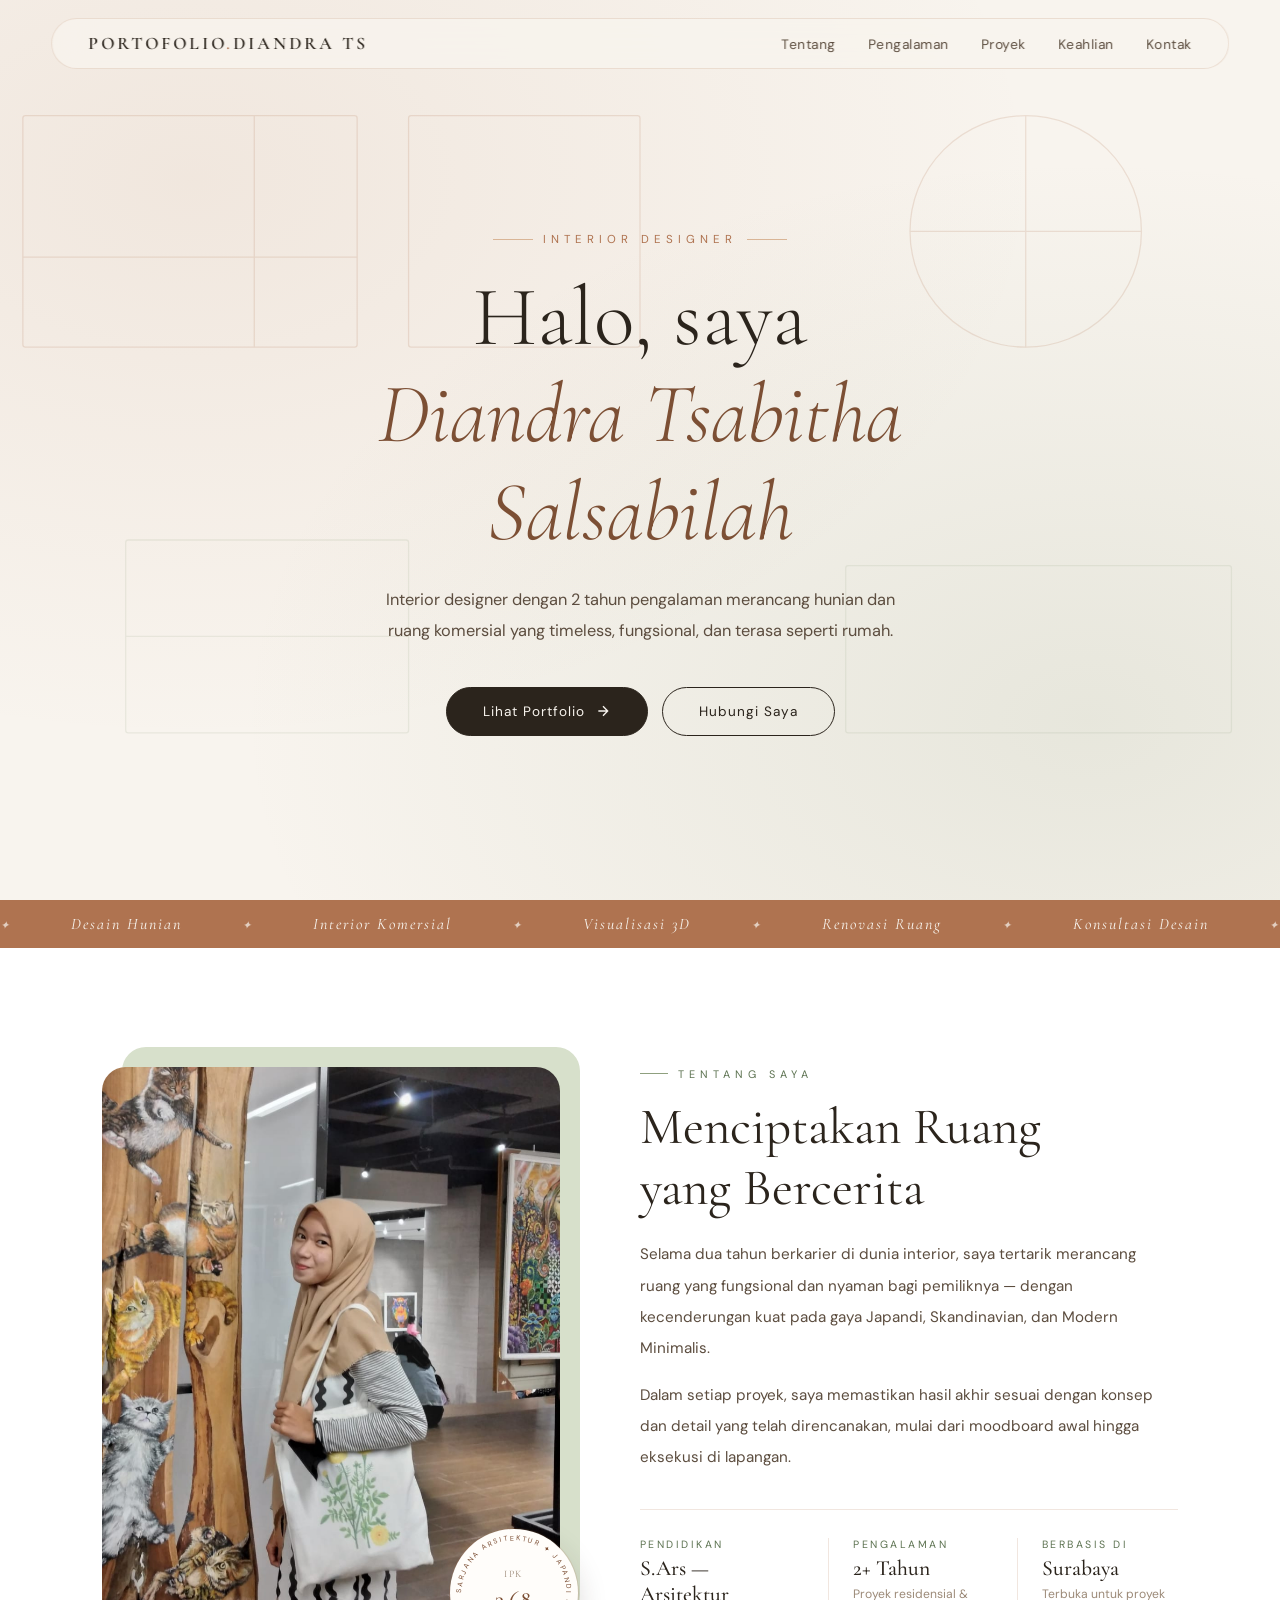
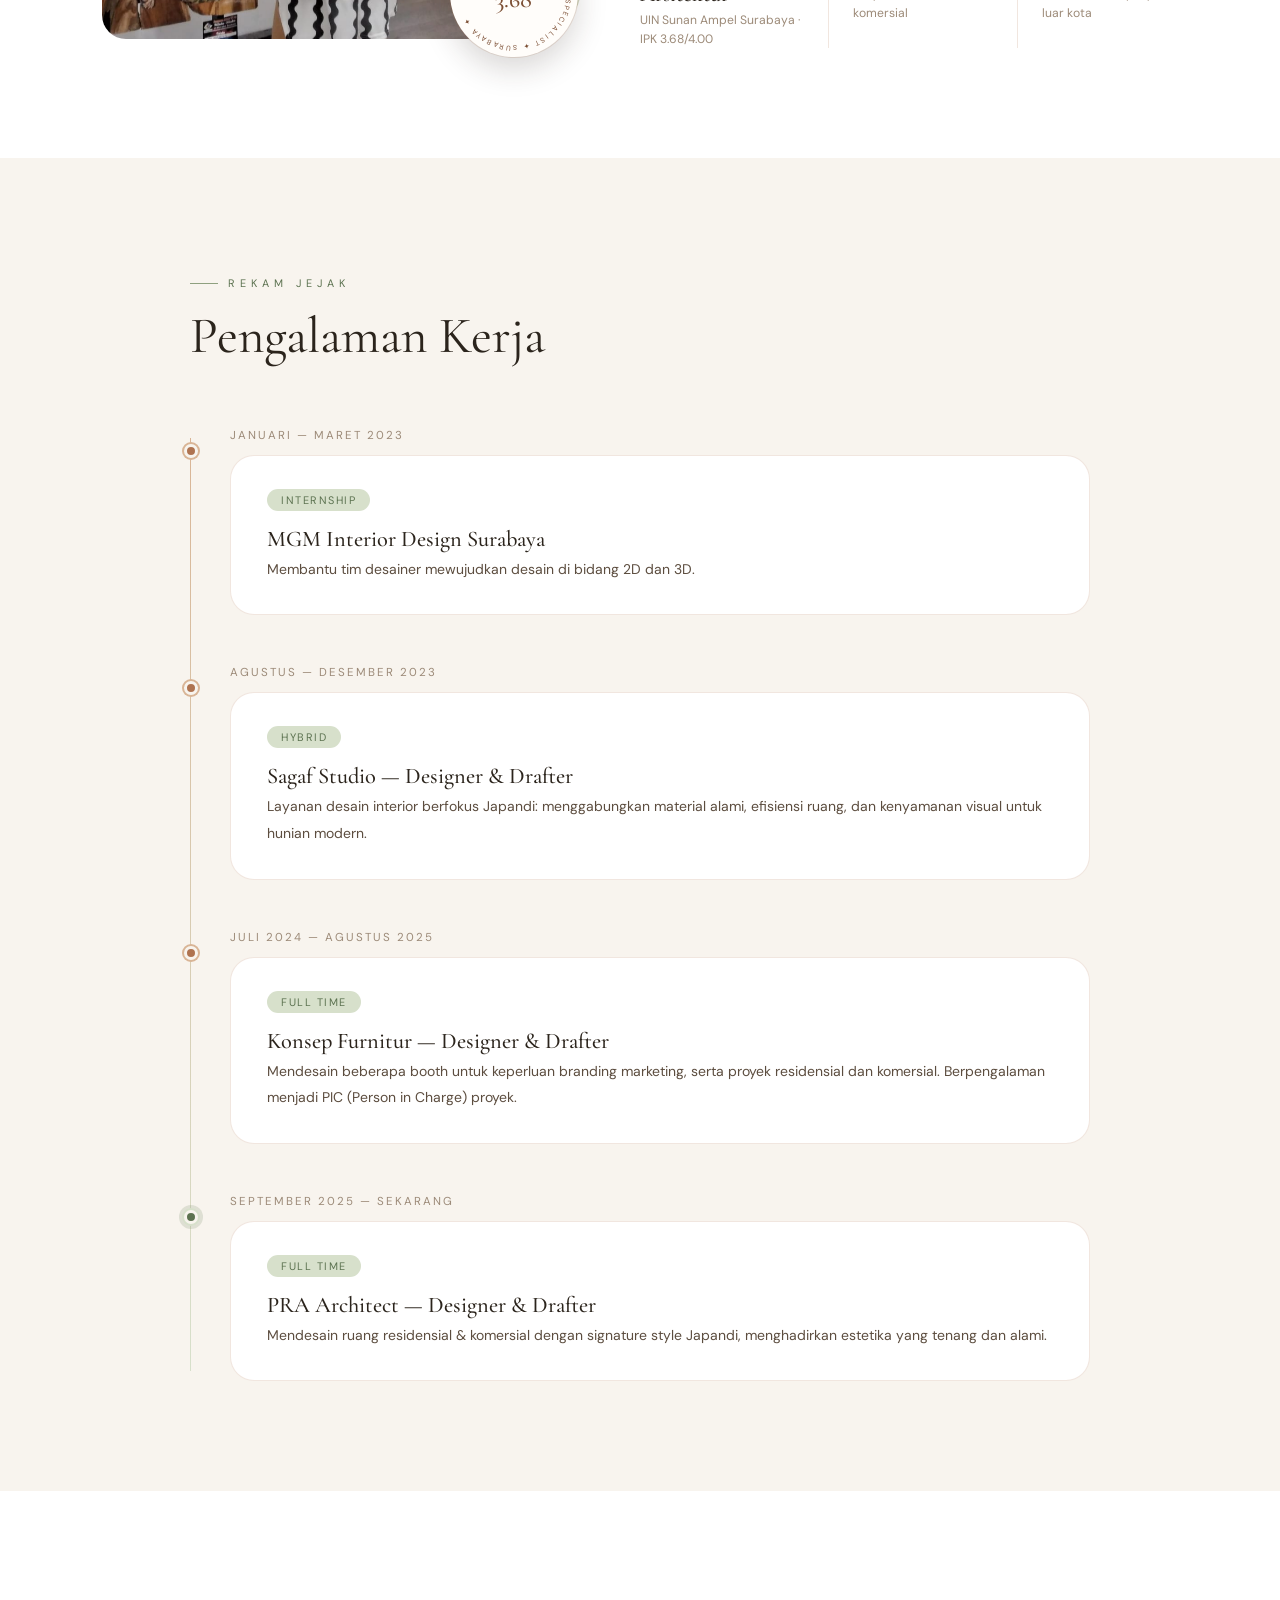
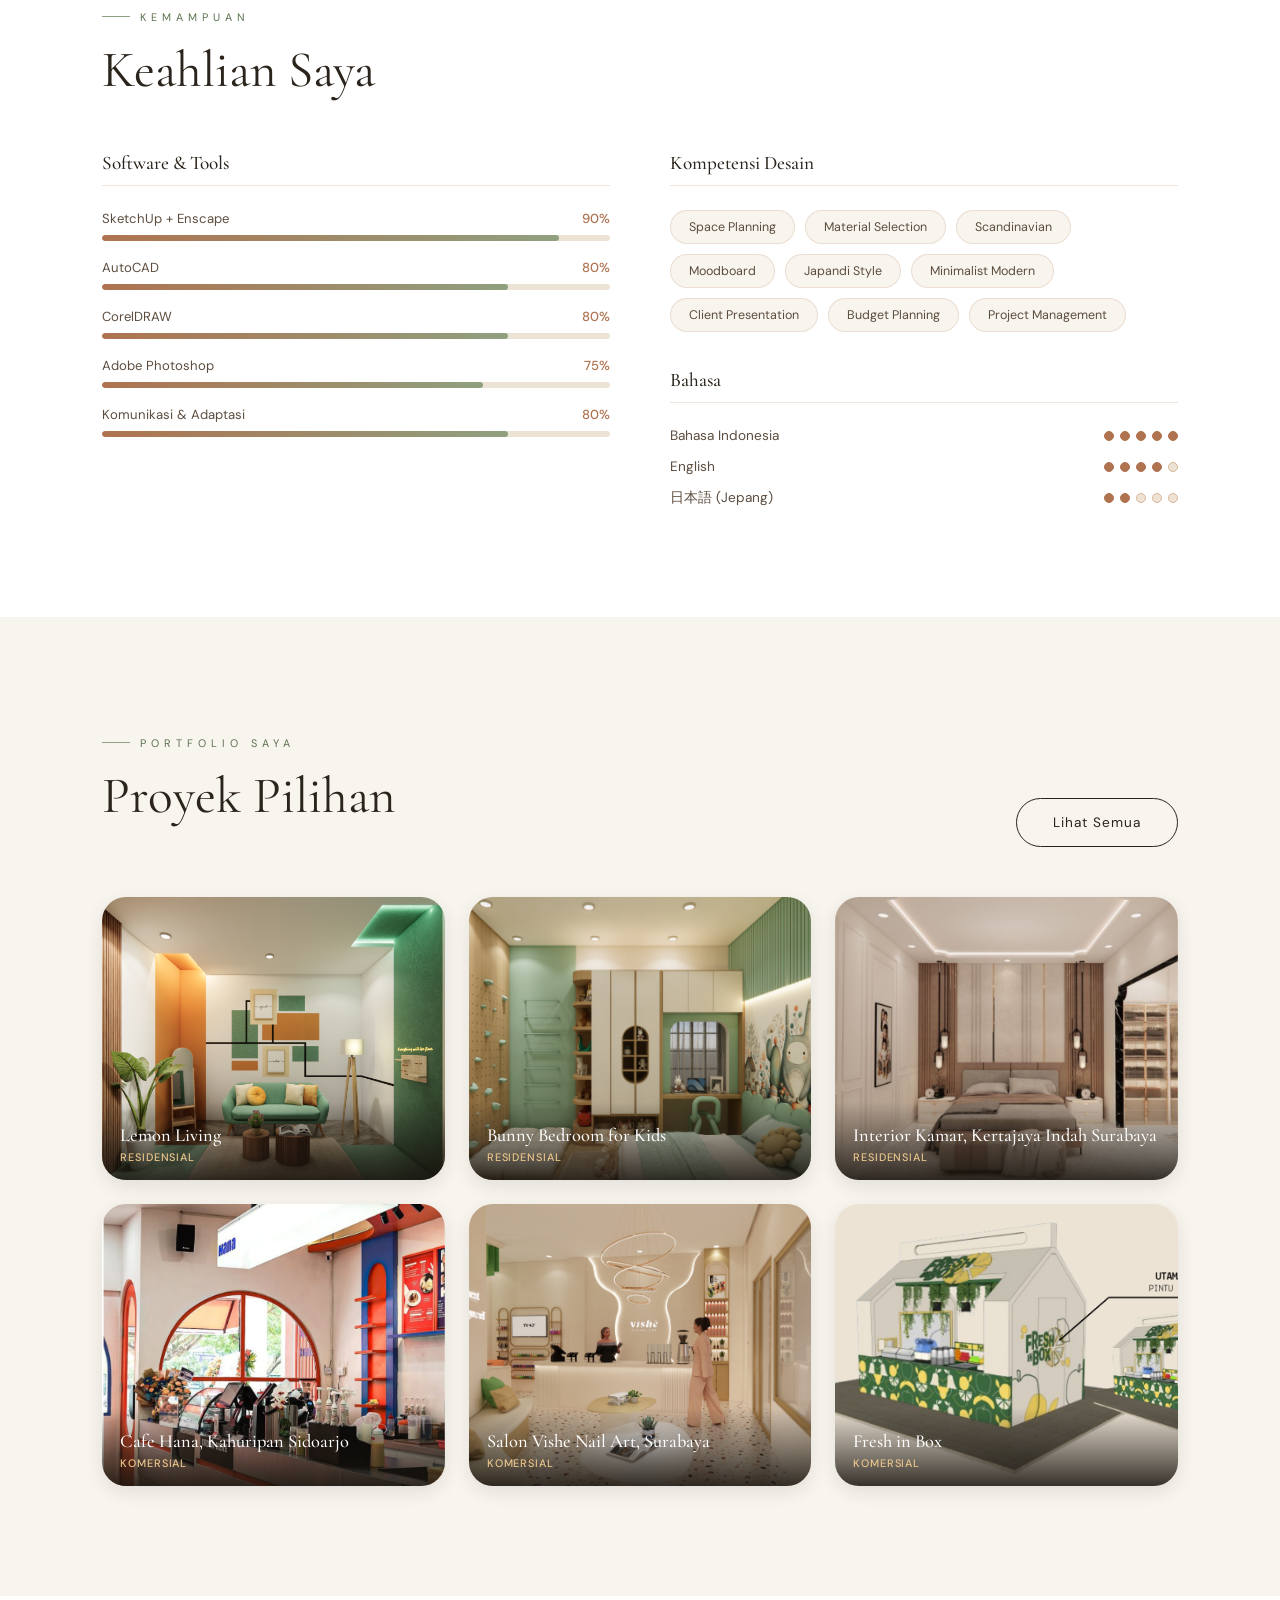
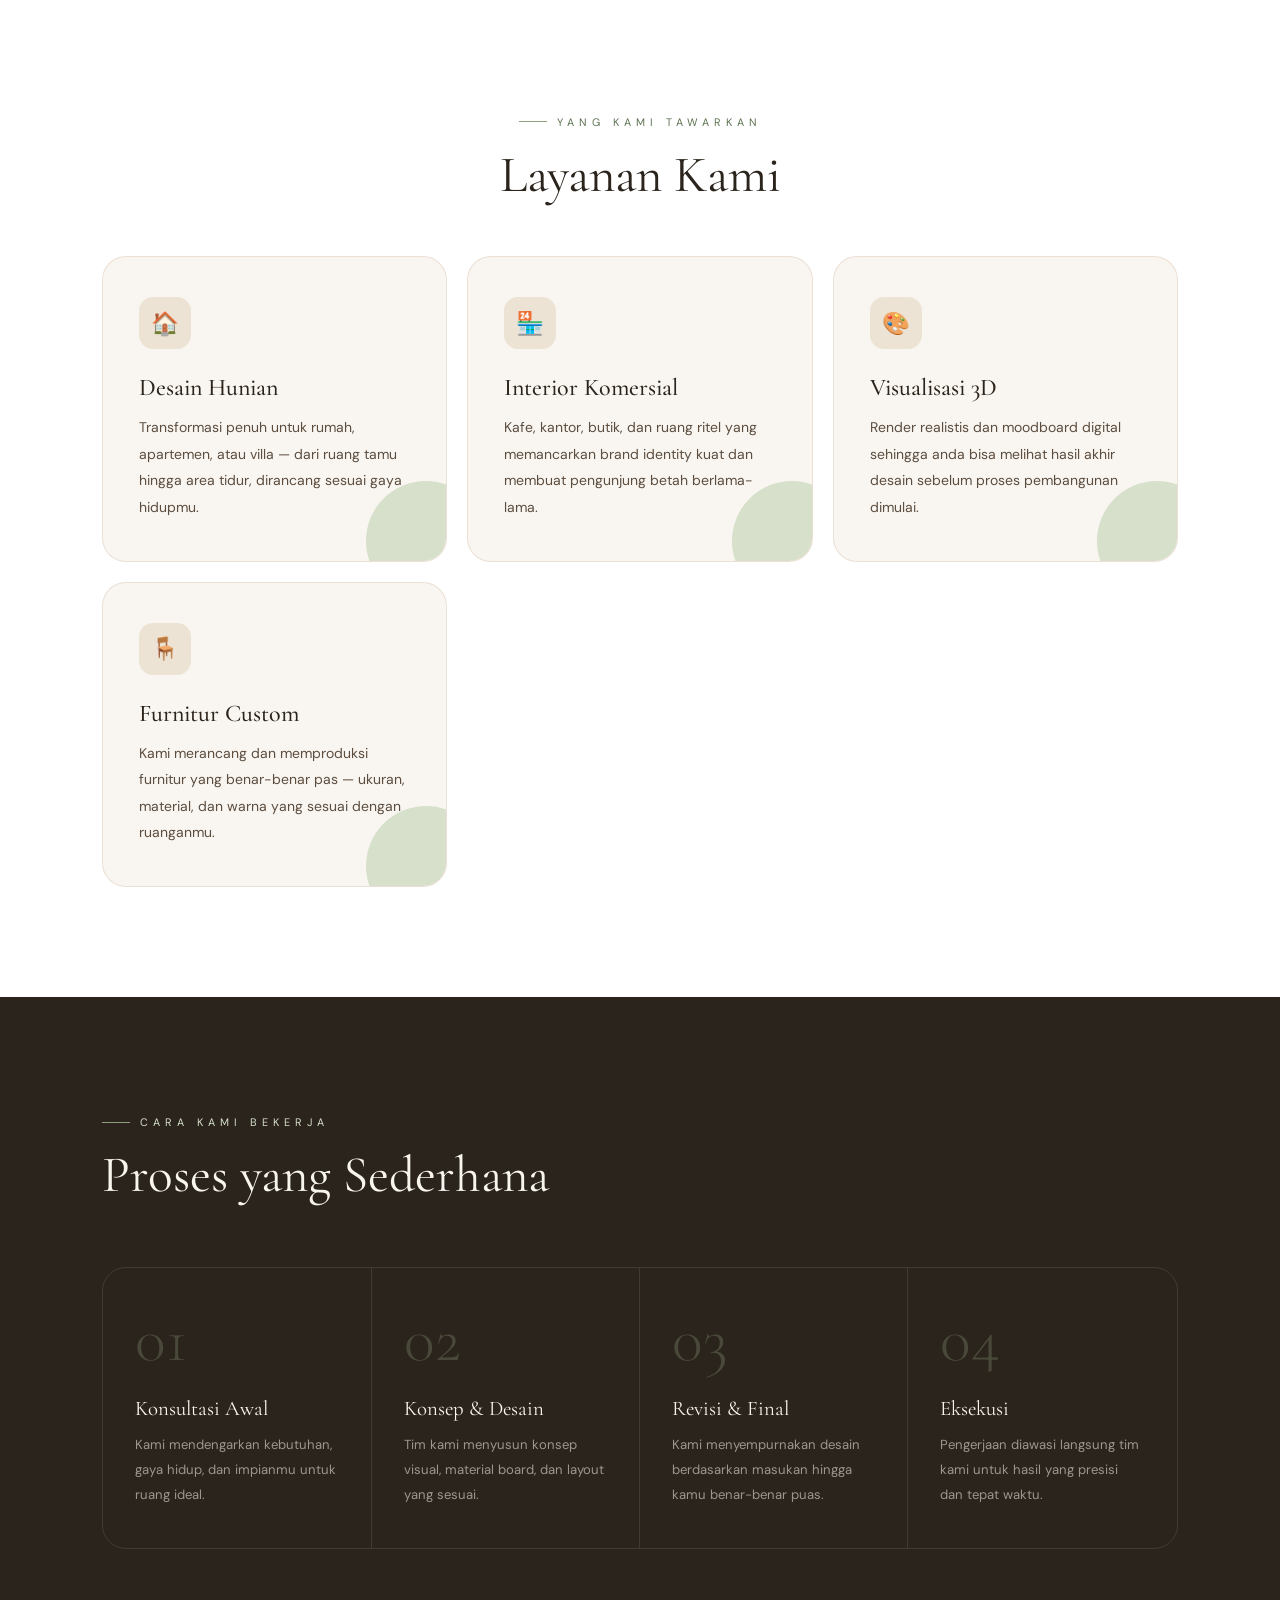
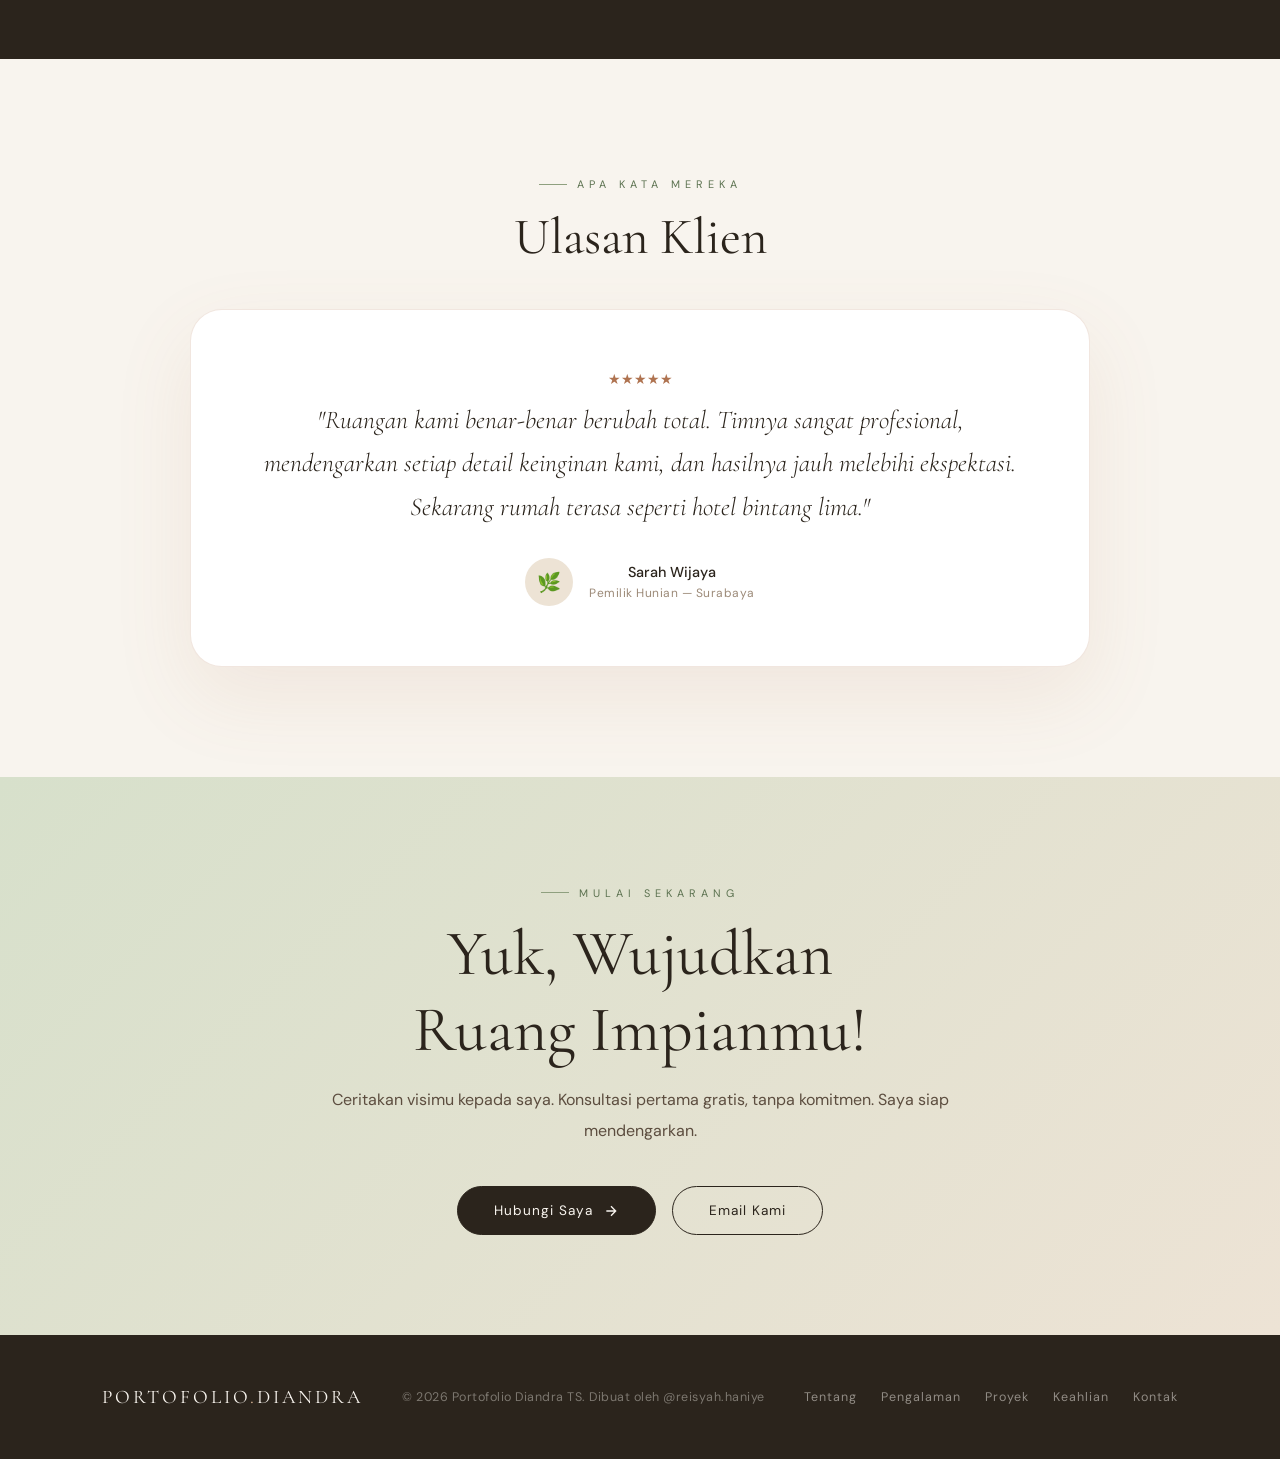
<file: index.html>
<!DOCTYPE html>
<html lang="id">
<head>
  <meta charset="UTF-8">
  <meta name="viewport" content="width=device-width, initial-scale=1.0, maximum-scale=1.0, user-scalable=no, viewport-fit=cover">
  <title>Portofolio — Diandra Tsabitha Salsabilah</title>
  <meta name="description" content="Diandra Tsabitha Salsabilah — Interior designer di Surabaya berfokus pada gaya Japandi, Skandinavian, dan Modern Minimalis.">
  <link rel="stylesheet" href="style.css">
  <link href="https://fonts.googleapis.com/css2?family=Cormorant+Garamond:ital,wght@0,300;0,400;0,500;0,600;1,300;1,400&family=DM+Sans:wght@300;400;500&display=swap" rel="stylesheet">
</head>
<body>

<nav class="navbar">
  <div class="logo">PORTOFOLIO<span>.</span>DIANDRA TS</div>
  <ul class="nav-links">
    <li><a href="#tentang">Tentang</a></li>
    <li><a href="#pengalaman">Pengalaman</a></li>
    <li><a href="#proyek">Proyek</a></li>
    <li><a href="#keahlian">Keahlian</a></li>
    <li><a href="#kontak">Kontak</a></li>
  </ul>
  <button class="nav-toggle" aria-label="Buka menu navigasi" aria-expanded="false">
    <span></span>
    <span></span>
    <span></span>
  </button>
</nav>

<section class="hero">
  <svg class="hero-blueprint" viewBox="0 0 1200 700" preserveAspectRatio="xMidYMid slice" xmlns="http://www.w3.org/2000/svg" aria-hidden="true">
    <g stroke="#af7350" stroke-width="1" fill="none" opacity="0.35">
      <rect x="120" y="90" width="260" height="180" rx="2"></rect>
      <rect x="420" y="90" width="180" height="180" rx="2"></rect>
      <line x1="120" y1="200" x2="380" y2="200"></line>
      <line x1="300" y1="90" x2="300" y2="270"></line>
      <circle cx="900" cy="180" r="90"></circle>
      <line x1="810" y1="180" x2="990" y2="180"></line>
      <line x1="900" y1="90" x2="900" y2="270"></line>
    </g>
    <g stroke="#8fa07f" stroke-width="1" fill="none" opacity="0.3">
      <rect x="200" y="420" width="220" height="150" rx="2"></rect>
      <rect x="760" y="440" width="300" height="130" rx="2"></rect>
      <line x1="200" y1="495" x2="420" y2="495"></line>
    </g>
  </svg>
  <div class="hero-content fade">
    <div class="hero-eyebrow">Interior Designer</div>
    <h1>
      Halo, saya <em> <br> Diandra Tsabitha Salsabilah</em> </br>
    </h1>
    <p>
      Interior designer dengan 2 tahun pengalaman merancang hunian dan ruang komersial
      yang timeless, fungsional, dan terasa seperti rumah.
    </p>
    <div style="display:flex;gap:14px;justify-content:center;flex-wrap:wrap;">
      <a href="#proyek" class="btn">
        Lihat Portfolio
        <svg viewBox="0 0 24 24" fill="none" stroke="currentColor" stroke-width="2"><path d="M5 12h14M12 5l7 7-7 7"/></svg>
      </a>
      <a href="#kontak" class="btn btn-outline">Hubungi Saya</a>
    </div>
  </div>
</section>

<div class="ticker-wrap">
  <div class="ticker">
    <span>Desain Hunian</span>
    <span>Interior Komersial</span>
    <span>Visualisasi 3D</span>
    <span>Renovasi Ruang</span>
    <span>Konsultasi Desain</span>
    <span>Furnitur Custom</span>
    <span>Desain Hunian</span>
    <span>Interior Komersial</span>
    <span>Visualisasi 3D</span>
    <span>Renovasi Ruang</span>
    <span>Konsultasi Desain</span>
    <span>Furnitur Custom</span>
  </div>
</div>

<section id="tentang" class="about-section">
  <div class="about-grid">

    <div class="about-visual fade">
      <img
        src="images/about.png"
        alt="Ruang Studio Interior"
        class="about-img-main"
        onerror="this.style.background='#ede3d5';this.removeAttribute('src')"
      >
      <div class="about-stamp" aria-hidden="true">
        <svg class="about-stamp-svg" viewBox="0 0 200 200">
          <path id="stampCircle" d="M 100,100 m -82,0 a 82,82 0 1,1 164,0 a 82,82 0 1,1 -164,0" fill="none"></path>
          <text font-size="11" letter-spacing="3">
            <textPath href="#stampCircle" startOffset="0%">SARJANA ARSITEKTUR ✦ JAPANDI SPECIALIST ✦ SURABAYA ✦ </textPath>
          </text>
        </svg>
        <div class="about-stamp-center">IPK<br><strong>3.68</strong></div>
      </div>
    </div>

    <div class="about-text fade fade-delay-1">
      <div class="section-label">Tentang Saya</div>
      <h2 class="section-title">Menciptakan Ruang<br>yang Bercerita</h2>
      <p>
        Selama dua tahun berkarier di dunia interior, saya tertarik merancang ruang yang
        fungsional dan nyaman bagi pemiliknya — dengan kecenderungan kuat pada gaya
        Japandi, Skandinavian, dan Modern Minimalis.
      </p>
      <p>
        Dalam setiap proyek, saya memastikan hasil akhir sesuai dengan konsep dan detail
        yang telah direncanakan, mulai dari moodboard awal hingga eksekusi di lapangan.
      </p>

      <div class="about-facts">
        <div class="about-fact">
          <span class="about-fact-label">Pendidikan</span>
          <strong class="about-fact-value">S.Ars — Arsitektur</strong>
          <span class="about-fact-sub">UIN Sunan Ampel Surabaya · IPK 3.68/4.00</span>
        </div>
        <div class="about-fact">
          <span class="about-fact-label">Pengalaman</span>
          <strong class="about-fact-value">2+ Tahun</strong>
          <span class="about-fact-sub">Proyek residensial & komersial</span>
        </div>
        <div class="about-fact">
          <span class="about-fact-label">Berbasis di</span>
          <strong class="about-fact-value">Surabaya</strong>
          <span class="about-fact-sub">Terbuka untuk proyek luar kota</span>
        </div>
      </div>
    </div>

  </div>
</section>

<section id="pengalaman" class="experience-section">
  <div class="experience-inner">
    <div class="fade">
      <div class="section-label">Rekam Jejak</div>
      <h2 class="section-title">Pengalaman Kerja</h2>
    </div>

    <div class="timeline">

      <div class="timeline-item fade">
        <div class="timeline-dot"></div>
        <div class="timeline-date">Januari — Maret 2023</div>
        <div class="timeline-card">
          <div class="timeline-tag">Internship</div>
          <h3>MGM Interior Design Surabaya</h3>
          <p>Membantu tim desainer mewujudkan desain di bidang 2D dan 3D.</p>
        </div>
      </div>

      <div class="timeline-item fade fade-delay-1">
        <div class="timeline-dot"></div>
        <div class="timeline-date">Agustus — Desember 2023</div>
        <div class="timeline-card">
          <div class="timeline-tag">Hybrid</div>
          <h3>Sagaf Studio — Designer & Drafter</h3>
          <p>Layanan desain interior berfokus Japandi: menggabungkan material alami, efisiensi ruang, dan kenyamanan visual untuk hunian modern.</p>
        </div>
      </div>

      <div class="timeline-item fade fade-delay-2">
        <div class="timeline-dot"></div>
        <div class="timeline-date">Juli 2024 — Agustus 2025</div>
        <div class="timeline-card">
          <div class="timeline-tag">Full Time</div>
          <h3>Konsep Furnitur — Designer & Drafter</h3>
          <p>Mendesain beberapa booth untuk keperluan branding marketing, serta proyek residensial dan komersial. Berpengalaman menjadi PIC (Person in Charge) proyek.</p>
        </div>
      </div>

      <div class="timeline-item current fade fade-delay-1">
        <div class="timeline-dot"></div>
        <div class="timeline-date">September 2025 — Sekarang</div>
        <div class="timeline-card">
          <div class="timeline-tag">Full Time</div>
          <h3>PRA Architect — Designer & Drafter</h3>
          <p>Mendesain ruang residensial & komersial dengan signature style Japandi, menghadirkan estetika yang tenang dan alami.</p>
        </div>
      </div>

    </div>
  </div>
</section>

<section id="keahlian" class="skills-section">
  <div class="skills-inner">

    <div class="skills-header fade">
      <div>
        <div class="section-label">Kemampuan</div>
        <h2 class="section-title">Keahlian Saya</h2>
      </div>
    </div>

    <div class="skills-grid">

      <div class="skills-col fade">
        <h3 class="skills-group-title">Software & Tools</h3>
        <div class="skill-bar-list">
          <div class="skill-bar-item">
            <div class="skill-bar-label"><span>SketchUp + Enscape</span><span>90%</span></div>
            <div class="skill-bar-track"><div class="skill-bar-fill" style="--w:90%"></div></div>
          </div>
          <div class="skill-bar-item">
            <div class="skill-bar-label"><span>AutoCAD</span><span>80%</span></div>
            <div class="skill-bar-track"><div class="skill-bar-fill" style="--w:80%"></div></div>
          </div>
          <div class="skill-bar-item">
            <div class="skill-bar-label"><span>CorelDRAW</span><span>80%</span></div>
            <div class="skill-bar-track"><div class="skill-bar-fill" style="--w:80%"></div></div>
          </div>
          <div class="skill-bar-item">
            <div class="skill-bar-label"><span>Adobe Photoshop</span><span>75%</span></div>
            <div class="skill-bar-track"><div class="skill-bar-fill" style="--w:75%"></div></div>
          </div>
          <div class="skill-bar-item">
            <div class="skill-bar-label"><span>Komunikasi & Adaptasi</span><span>80%</span></div>
            <div class="skill-bar-track"><div class="skill-bar-fill" style="--w:80%"></div></div>
          </div>
        </div>
      </div>

      <div class="skills-col fade fade-delay-1">
        <h3 class="skills-group-title">Kompetensi Desain</h3>
        <div class="skill-tags">
          <span class="skill-tag">Space Planning</span>
          <span class="skill-tag">Material Selection</span>
          <span class="skill-tag">Scandinavian</span>
          <span class="skill-tag">Moodboard</span>
          <span class="skill-tag">Japandi Style</span>
          <span class="skill-tag">Minimalist Modern</span>
          <span class="skill-tag">Client Presentation</span>
          <span class="skill-tag">Budget Planning</span>
          <span class="skill-tag">Project Management</span>
        </div>

        <h3 class="skills-group-title" style="margin-top:36px">Bahasa</h3>
        <div class="lang-list">
          <div class="lang-item">
            <span>Bahasa Indonesia</span>
            <div class="lang-dots">
              <span class="dot active"></span><span class="dot active"></span>
              <span class="dot active"></span><span class="dot active"></span>
              <span class="dot active"></span>
            </div>
          </div>
          <div class="lang-item">
            <span>English</span>
            <div class="lang-dots">
              <span class="dot active"></span><span class="dot active"></span>
              <span class="dot active"></span><span class="dot active"></span>
              <span class="dot"></span>
            </div>
          </div>
          <div class="lang-item">
            <span>日本語 (Jepang)</span>
            <div class="lang-dots">
              <span class="dot active"></span><span class="dot active"></span>
              <span class="dot"></span><span class="dot"></span>
              <span class="dot"></span>
            </div>
          </div>
        </div>
      </div>

    </div>
  </div>
</section>

<section id="proyek" class="projects-section">
  <div class="projects-header fade">
    <div>
      <div class="section-label">Portfolio Saya</div>
      <h2 class="section-title">Proyek Pilihan</h2>
    </div>
    <a href="#kontak" class="btn btn-outline">Lihat Semua</a>
  </div>

  <div class="masonry">
    <div class="masonry-item fade">
      <a href="project-1.html">
        <img src="images/project1.png" alt="Lemon Living" onerror="this.style.cssText='background:#ede3d5;display:block;width:100%;height:100%';this.removeAttribute('src')">
        <div class="masonry-caption">
          <h4>Lemon Living</h4>
          <span>Residensial</span>
        </div>
      </a>
    </div>
    <div class="masonry-item fade fade-delay-1">
      <a href="project-2.html">
        <img src="images/project2.png" alt="Bunny Bedroom for Kids" onerror="this.style.cssText='background:#d9b596;display:block;width:100%;height:100%';this.removeAttribute('src')">
        <div class="masonry-caption">
          <h4>Bunny Bedroom for Kids</h4>
          <span>Residensial</span>
        </div>
      </a>
    </div>
    <div class="masonry-item fade fade-delay-2">
      <a href="project-3.html">
        <img src="images/project3.png" alt="Interior Kamar, Kertajaya Indah Surabaya" onerror="this.style.cssText='background:#8fa07f;display:block;width:100%;height:100%';this.removeAttribute('src')">
        <div class="masonry-caption">
          <h4>Interior Kamar, Kertajaya Indah Surabaya</h4>
          <span>Residensial</span>
        </div>
      </a>
    </div>
    <div class="masonry-item fade">
      <a href="project-4.html">
        <img src="images/project4.png" alt="Cafe Hana, Kahuripan Sidoarjo" onerror="this.style.cssText='background:#c8d5be;display:block;width:100%;height:100%';this.removeAttribute('src')">
        <div class="masonry-caption">
          <h4>Cafe Hana, Kahuripan Sidoarjo</h4>
          <span>Komersial</span>
        </div>
      </a>
    </div>
    <div class="masonry-item fade fade-delay-1">
      <a href="project-5.html">
        <img src="images/project5.png" alt="Salon Vishe Nail Art, Surabaya" onerror="this.style.cssText='background:#ede3d5;display:block;width:100%;height:100%';this.removeAttribute('src')">
        <div class="masonry-caption">
          <h4>Salon Vishe Nail Art, Surabaya</h4>
          <span>Komersial</span>
        </div>
      </a>
    </div>
    <div class="masonry-item fade fade-delay-2">
      <a href="project-6.html">
        <img src="images/project6.png" alt="Fresh in Box" onerror="this.style.cssText='background:#b8a898;display:block;width:100%;height:100%';this.removeAttribute('src')">
        <div class="masonry-caption">
          <h4>Fresh in Box</h4>
          <span>Komersial</span>
        </div>
      </a>
    </div>
  </div>
</section>

<section id="layanan" class="services-section">
  <div class="services-inner">
    <div class="fade" style="text-align:center;margin-bottom:0">
      <div class="section-label" style="justify-content:center">Yang Kami Tawarkan</div>
      <h2 class="section-title" style="text-align:center">Layanan Kami</h2>
    </div>

    <div class="services-grid">
      <div class="service-card fade">
        <div class="service-icon">🏠</div>
        <h3>Desain Hunian</h3>
        <p>Transformasi penuh untuk rumah, apartemen, atau villa — dari ruang tamu hingga area tidur, dirancang sesuai gaya hidupmu.</p>
      </div>
      <div class="service-card fade fade-delay-1">
        <div class="service-icon">🏪</div>
        <h3>Interior Komersial</h3>
        <p>Kafe, kantor, butik, dan ruang ritel yang memancarkan brand identity kuat dan membuat pengunjung betah berlama-lama.</p>
      </div>
      <div class="service-card fade fade-delay-2">
        <div class="service-icon">🎨</div>
        <h3>Visualisasi 3D</h3>
        <p>Render realistis dan moodboard digital sehingga anda bisa melihat hasil akhir desain sebelum proses pembangunan dimulai.</p>
      </div>
      <div class="service-card fade fade-delay-3">
        <div class="service-icon">🪑</div>
        <h3>Furnitur Custom</h3>
        <p>Kami merancang dan memproduksi furnitur yang benar-benar pas — ukuran, material, dan warna yang sesuai dengan ruanganmu.</p>
      </div>
    </div>
  </div>
</section>

<section class="process-section">
  <div class="process-inner">
    <div class="fade">
      <div class="section-label">Cara Kami Bekerja</div>
      <h2 class="section-title">Proses yang Sederhana</h2>
    </div>

    <div class="process-steps">
      <div class="process-step fade">
        <div class="step-num">01</div>
        <h4>Konsultasi Awal</h4>
        <p>Kami mendengarkan kebutuhan, gaya hidup, dan impianmu untuk ruang ideal.</p>
      </div>
      <div class="process-step fade fade-delay-1">
        <div class="step-num">02</div>
        <h4>Konsep & Desain</h4>
        <p>Tim kami menyusun konsep visual, material board, dan layout yang sesuai.</p>
      </div>
      <div class="process-step fade fade-delay-2">
        <div class="step-num">03</div>
        <h4>Revisi & Final</h4>
        <p>Kami menyempurnakan desain berdasarkan masukan hingga kamu benar-benar puas.</p>
      </div>
      <div class="process-step fade fade-delay-3">
        <div class="step-num">04</div>
        <h4>Eksekusi</h4>
        <p>Pengerjaan diawasi langsung tim kami untuk hasil yang presisi dan tepat waktu.</p>
      </div>
    </div>
  </div>
</section>

<section class="testimonial-section">
  <div class="testimonial-inner fade">
    <div class="section-label" style="justify-content:center">Apa Kata Mereka</div>
    <h2 class="section-title" style="margin-bottom:40px">Ulasan Klien</h2>

    <div class="review-card">
      <div class="stars">★★★★★</div>
      <blockquote>
        "Ruangan kami benar-benar berubah total. Timnya sangat profesional,
        mendengarkan setiap detail keinginan kami, dan hasilnya jauh melebihi
        ekspektasi. Sekarang rumah terasa seperti hotel bintang lima."
      </blockquote>
      <div class="review-author">
        <div class="author-avatar">🌿</div>
        <div class="author-info">
          <strong>Sarah Wijaya</strong>
          <span>Pemilik Hunian — Surabaya</span>
        </div>
      </div>
    </div>
  </div>
</section>

<section id="kontak" class="contact-section">
  <div class="contact-inner fade">
    <div class="section-label" style="justify-content:center">Mulai Sekarang</div>
    <h2 class="section-title">
      Yuk, Wujudkan<br>Ruang Impianmu!
    </h2>
    <p>
      Ceritakan visimu kepada saya. Konsultasi pertama gratis,
      tanpa komitmen. Saya siap mendengarkan.
    </p>
    <div class="contact-btns">
      <a class="btn">
        Hubungi Saya
        <svg viewBox="0 0 24 24" fill="none" stroke="currentColor" stroke-width="2" style="width:16px;height:16px"><path d="M5 12h14M12 5l7 7-7 7"/></svg>
      </a>
      <a href="mailto:diandratsal@gmail.com?subject=Tanya%20Seputar%20Layanan" class="btn btn-outline">Email Kami</a>
    </div>
  </div>
</section>

<footer>
  <div class="footer-logo">PORTOFOLIO<span>.</span>DIANDRA</div>
  <p>© 2026 Portofolio Diandra TS. Dibuat oleh @reisyah.haniye</p>
  <div class="footer-links">
    <a href="#tentang">Tentang</a>
    <a href="#pengalaman">Pengalaman</a>
    <a href="#proyek">Proyek</a>
    <a href="#keahlian">Keahlian</a>
    <a href="#kontak">Kontak</a>
  </div>
</footer>

<script src="script.js"></script>
</body>
</html>
</file>
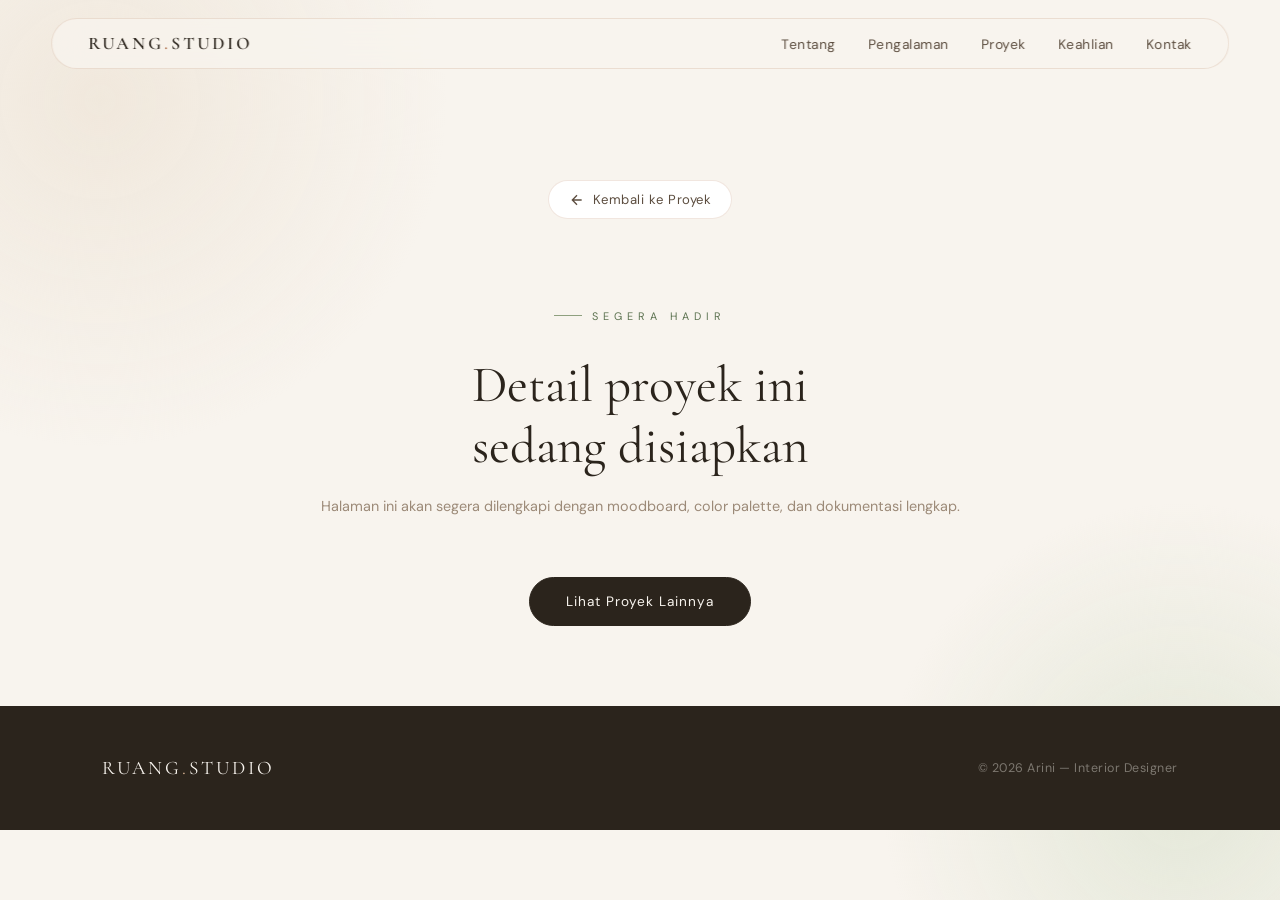
<file: project-6.html>
<!DOCTYPE html>
<html lang="id">
<head>
  <meta charset="UTF-8">
  <meta name="viewport" content="width=device-width, initial-scale=1.0">
  <title>Proyek 6 — Arini Portfolio</title>
  <link rel="stylesheet" href="style.css">
  <link href="https://fonts.googleapis.com/css2?family=Cormorant+Garamond:ital,wght@0,300;0,400;0,500;0,600;1,300;1,400&family=DM+Sans:wght@300;400;500&display=swap" rel="stylesheet">

  <style>
    .nav-toggle {
      display: none;
      background: none;
      border: none;
      cursor: pointer;
      padding: 4px;
      flex-direction: column;
      gap: 6px;
      z-index: 1002;
    }
    .nav-toggle span {
      display: block;
      width: 24px;
      height: 2px;
      background-color: #333;
      transition: transform 0.3s ease, opacity 0.3s ease;
    }

    .navbar.nav-open .nav-toggle span:nth-child(1) {
      transform: translateY(8px) rotate(45deg);
    }
    .navbar.nav-open .nav-toggle span:nth-child(2) {
      opacity: 0;
    }
    .navbar.nav-open .nav-toggle span:nth-child(3) {
      transform: translateY(-8px) rotate(-45deg);
    }

    @media (max-width: 860px) {
      .nav-toggle {
        display: flex;
        position: relative;
      }

      .nav-links {
        position: fixed;
        top: 0;
        right: -100%;
        width: 100%;
        height: 100vh;
        background: #f9f5ef;
        display: flex;
        flex-direction: column;
        justify-content: center;
        align-items: center;
        gap: 32px;
        transition: right 0.4s cubic-bezier(0.25, 1, 0.5, 1);
        z-index: 1001;
        margin: 0;
        padding: 0;
        list-style: none;
      }

      .nav-links li a {
        font-family: 'DM Sans', sans-serif;
        font-size: 1.25rem;
        color: #333 !important;
        text-decoration: none;
        letter-spacing: 1px;
      }

      .navbar.nav-open .nav-links {
        right: 0;
      }
    }
  </style>
</head>
<body>

<nav class="navbar">
  <a href="index.html" class="logo" style="text-decoration:none">RUANG<span>.</span>STUDIO</a>
  <ul class="nav-links">
    <li><a href="index.html#tentang">Tentang</a></li>
    <li><a href="index.html#pengalaman">Pengalaman</a></li>
    <li><a href="index.html#proyek">Proyek</a></li>
    <li><a href="index.html#keahlian">Keahlian</a></li>
    <li><a href="index.html#kontak">Kontak</a></li>
  </ul>
  <button class="nav-toggle" aria-label="Buka menu" aria-expanded="false">
    <span></span><span></span><span></span>
  </button>
</nav>

<div class="pd-hero" style="text-align:center;padding-top:180px;padding-bottom:80px">
  <a href="index.html#proyek" class="pd-back" style="margin-bottom:60px">
    <svg width="16" height="16" viewBox="0 0 24 24" fill="none" stroke="currentColor" stroke-width="2"><path d="M19 12H5M12 19l-7-7 7-7"/></svg>
    Kembali ke Proyek
  </a>
  <br><br>
  <div class="section-label" style="justify-content:center">Segera Hadir</div>
  <h2 class="section-title" style="margin-top:16px">Detail proyek ini<br>sedang disiapkan</h2>
  <p style="color:var(--muted);margin-top:20px;font-size:0.9rem">Halaman ini akan segera dilengkapi dengan moodboard, color palette, dan dokumentasi lengkap.</p>
  <br><br>
  <a href="index.html#proyek" class="btn" style="margin-top:20px">Lihat Proyek Lainnya</a>
</div>

<footer>
  <div class="footer-logo">RUANG<span>.</span>STUDIO</div>
  <p>© 2026 Arini — Interior Designer</p>
</footer>

<script>
const navbar = document.querySelector('.navbar');
window.addEventListener('scroll', () => {
  navbar.style.background = window.scrollY > 60 ? 'rgba(255,255,255,0.92)' : 'rgba(249,245,239,0.80)';
});

const navToggle = document.querySelector('.nav-toggle');
navToggle.addEventListener('click', () => {
  const isOpen = navbar.classList.toggle('nav-open');
  navToggle.setAttribute('aria-expanded', isOpen);
});

document.querySelectorAll('.nav-links a').forEach(link => {
  link.addEventListener('click', () => {
    navbar.classList.remove('nav-open');
    navToggle.setAttribute('aria-expanded', 'false');
  });
});
</script>
</body>
</html>
</file>
<file: style.css>
@import url('https://fonts.googleapis.com/css2?family=Cormorant+Garamond:ital,wght@0,300;0,400;0,500;0,600;1,300;1,400&family=DM+Sans:wght@300;400;500&display=swap');

:root {
  --cream:    #f8f4ee;
  --paper:    #fffdfa;
  --white:    #ffffff;
  --beige:    #ede3d5;
  --clay:     #af7350;
  --clay-dk:  #7c4f34;
  --clay-lt:  #d9b596;
  --sage:     #8fa07f;
  --sage-lt:  #d7e0cb;
  --sage-dk:  #5c7250;
  --ink:      #2b241c;
  --text:     #5c4d3f;
  --muted:    #9c8a78;

  --card:   rgba(255,255,255,0.72);
  --glass:  rgba(248,244,238,0.80);
  --border: rgba(175,115,80,0.18);
  --radius: 24px;
}

*, *::before, *::after {
  margin: 0; padding: 0;
  box-sizing: border-box;
}

html {
  scroll-behavior: smooth;
  -webkit-text-size-adjust: 100%;
  text-size-adjust: 100%;
  overflow-x: hidden;
  width: 100%;
}

@media (prefers-reduced-motion: reduce) {
  html { scroll-behavior: auto; }
  * { animation-duration: 0.001ms !important; animation-iteration-count: 1 !important; transition-duration: 0.001ms !important; }
}

body {
  font-family: 'DM Sans', sans-serif;
  background: var(--cream);
  color: var(--ink);
  overflow-x: hidden;
  width: 100%;
  max-width: 100vw;
  position: relative;
}

/* Jaring pengaman: apapun media-nya, jangan sampai lebih lebar dari layar */
img, svg, video, canvas {
  max-width: 100%;
}

/* ── Ambient background blobs ── */
body::before {
  content: "";
  position: fixed;
  width: 700px; height: 700px;
  top: -250px; left: -250px;
  background: radial-gradient(circle, var(--beige) 0%, transparent 70%);
  opacity: 0.7;
  z-index: -1;
  pointer-events: none;
}
body::after {
  content: "";
  position: fixed;
  width: 600px; height: 600px;
  right: -200px; bottom: -200px;
  background: radial-gradient(circle, var(--sage-lt) 0%, transparent 70%);
  opacity: 0.6;
  z-index: -1;
  pointer-events: none;
}

/* ══════════════════════════ NAVBAR ══════════════════════════ */
.navbar {
  position: fixed;
  top: 18px;
  left: 50%;
  transform: translateX(-50%);
  width: 92%;
  max-width: 1200px;
  padding: 14px 36px;
  display: flex;
  justify-content: space-between;
  align-items: center;
  background: var(--glass);
  backdrop-filter: blur(20px);
  -webkit-backdrop-filter: blur(20px);
  border-radius: 60px;
  border: 1px solid var(--border);
  z-index: 1000;
  transition: background 0.4s, box-shadow 0.4s, border-radius 0.4s;
}

.logo {
  font-family: 'Cormorant Garamond', serif;
  font-weight: 600;
  font-size: 1.1rem;
  letter-spacing: 3px;
  color: var(--ink);
  white-space: nowrap;
}

.logo span { color: var(--clay); }

.nav-links {
  display: flex;
  gap: 32px;
  list-style: none;
}

.nav-links a {
  text-decoration: none;
  color: var(--text);
  font-size: 0.85rem;
  font-weight: 400;
  letter-spacing: 0.5px;
  transition: color 0.3s;
  position: relative;
}

.nav-links a::after {
  content: "";
  position: absolute;
  bottom: -3px; left: 0;
  width: 0; height: 1px;
  background: var(--clay);
  transition: width 0.3s;
}

.nav-links a:hover { color: var(--clay); }
.nav-links a:hover::after { width: 100%; }
.nav-links a:focus-visible,
.btn:focus-visible,
.pd-back:focus-visible {
  outline: 2px solid var(--clay);
  outline-offset: 4px;
  border-radius: 4px;
}

/* ── Hamburger toggle (mobile only) ── */
.nav-toggle {
  display: none;
  width: 34px;
  height: 34px;
  border: none;
  background: transparent;
  cursor: pointer;
  padding: 0;
  flex-direction: column;
  justify-content: center;
  align-items: center;
  gap: 5px;
  flex-shrink: 0;
}
.nav-toggle span {
  display: block;
  width: 22px;
  height: 2px;
  background: var(--ink);
  border-radius: 2px;
  transition: transform 0.3s ease, opacity 0.3s ease;
}
.navbar.nav-open .nav-toggle span:nth-child(1) { transform: translateY(7px) rotate(45deg); }
.navbar.nav-open .nav-toggle span:nth-child(2) { opacity: 0; }
.navbar.nav-open .nav-toggle span:nth-child(3) { transform: translateY(-7px) rotate(-45deg); }

/* ══════════════════════════ HERO ══════════════════════════ */
.hero {
  min-height: 100vh;
  min-height: 100dvh;
  display: flex;
  justify-content: center;
  align-items: center;
  position: relative;
  text-align: center;
  padding: 160px 8% 100px;
  background:
    radial-gradient(ellipse at 15% 20%, rgba(175,115,80,0.10) 0%, transparent 55%),
    radial-gradient(ellipse at 85% 80%, rgba(143,160,127,0.16) 0%, transparent 55%),
    var(--cream);
  overflow: hidden;
}

.hero-blueprint {
  position: absolute;
  inset: 0;
  width: 100%;
  height: 100%;
  z-index: 0;
  opacity: 0.5;
  pointer-events: none;
}

.hero-content {
  position: relative;
  z-index: 2;
  max-width: 820px;
  width: 100%;
}

.hero-eyebrow {
  display: inline-flex;
  align-items: center;
  gap: 10px;
  font-size: 0.72rem;
  letter-spacing: 5px;
  text-transform: uppercase;
  color: var(--clay);
  margin-bottom: 22px;
}

.hero-eyebrow::before,
.hero-eyebrow::after {
  content: "";
  display: block;
  width: 40px;
  height: 1px;
  background: var(--clay-lt);
}

.hero h1 {
  font-family: 'Cormorant Garamond', serif;
  font-size: clamp(2.2rem, 6.6vw, 5.4rem);
  font-weight: 300;
  line-height: 1.15;
  color: var(--ink);
  margin-bottom: 24px;
  overflow-wrap: break-word;
}

.hero h1 em {
  font-style: italic;
  color: var(--clay-dk);
}

.hero p {
  font-size: 1.02rem;
  line-height: 1.9;
  color: var(--text);
  max-width: 520px;
  margin: 0 auto 40px;
}

.btn {
  display: inline-flex;
  align-items: center;
  gap: 10px;
  padding: 15px 36px;
  background: var(--ink);
  color: var(--cream);
  text-decoration: none;
  border-radius: 60px;
  font-size: 0.85rem;
  letter-spacing: 1px;
  transition: background 0.3s, transform 0.3s;
  border: 1.5px solid var(--ink);
}

.btn:hover {
  background: var(--clay-dk);
  border-color: var(--clay-dk);
  transform: translateY(-3px);
}

.btn-outline {
  background: transparent;
  color: var(--ink);
  border: 1.5px solid var(--ink);
}

.btn-outline:hover {
  background: var(--ink);
  color: var(--cream);
}

.btn svg { width: 16px; height: 16px; }

/* ══════════════════════════ SCROLL TICKER ══════════════════════════ */
.ticker-wrap {
  overflow: hidden;
  background: var(--clay);
  padding: 14px 0;
  width: 100%;
}

.ticker {
  display: flex;
  gap: 60px;
  animation: ticker 24s linear infinite;
  width: max-content;
}

.ticker span {
  font-family: 'Cormorant Garamond', serif;
  font-size: 1rem;
  font-style: italic;
  color: var(--cream);
  white-space: nowrap;
  letter-spacing: 2px;
}

.ticker span::before {
  content: "✦";
  margin-right: 60px;
  font-size: 0.7rem;
  opacity: 0.7;
}

@keyframes ticker {
  from { transform: translateX(0); }
  to   { transform: translateX(-50%); }
}

/* ══════════════════════════ SECTIONS BASE ══════════════════════════ */
section {
  padding: 110px 8%;
  width: 100%;
  overflow-x: hidden;
}

.section-label {
  display: inline-flex;
  align-items: center;
  gap: 10px;
  font-size: 0.68rem;
  letter-spacing: 5px;
  text-transform: uppercase;
  color: var(--sage-dk);
  margin-bottom: 16px;
}

.section-label::before {
  content: "";
  width: 28px; height: 1px;
  background: var(--sage);
}

.section-title {
  font-family: 'Cormorant Garamond', serif;
  font-size: clamp(2.2rem, 4vw, 3.4rem);
  font-weight: 400;
  line-height: 1.2;
  margin-bottom: 20px;
}

/* ══════════════════════════ ABOUT (+ PENDIDIKAN) ══════════════════════════ */
.about-section { background: var(--white); }

.about-grid {
  display: grid;
  grid-template-columns: 0.85fr 1fr;
  gap: 80px;
  align-items: center;
  max-width: 1200px;
  margin: 0 auto;
}

.about-visual {
  position: relative;
  max-width: 100%;
}

.about-img-main {
  width: 100%;
  aspect-ratio: 4/5;
  object-fit: cover;
  border-radius: var(--radius);
  background: var(--beige);
  display: block;
}

.about-visual::before {
  content: "";
  position: absolute;
  inset: -20px -20px 20px 20px;
  background: var(--sage-lt);
  border-radius: var(--radius);
  z-index: -1;
}

/* signature element: rotating credential stamp */
.about-stamp {
  position: absolute;
  right: -18px;
  bottom: -18px;
  width: 128px;
  height: 128px;
  border-radius: 50%;
  background: var(--paper);
  box-shadow: 0 12px 30px rgba(43,36,28,0.18), 0 0 0 1px var(--border);
  display: flex;
  align-items: center;
  justify-content: center;
  color: var(--clay-dk);
}

.about-stamp-svg {
  position: absolute;
  inset: 0;
  width: 100%;
  height: 100%;
  animation: stamp-spin 22s linear infinite;
}

.about-stamp-svg text {
  fill: var(--clay-dk);
  font-family: 'DM Sans', sans-serif;
}

.about-stamp-center {
  position: relative;
  z-index: 1;
  text-align: center;
  font-family: 'Cormorant Garamond', serif;
  font-size: 0.62rem;
  letter-spacing: 1.5px;
  text-transform: uppercase;
  color: var(--muted);
  line-height: 1.5;
}

.about-stamp-center strong {
  display: block;
  font-size: 1.5rem;
  font-weight: 500;
  color: var(--clay-dk);
  letter-spacing: 0;
}

@keyframes stamp-spin {
  from { transform: rotate(0deg); }
  to   { transform: rotate(360deg); }
}

.about-text p {
  font-size: 0.95rem;
  line-height: 2.05;
  color: var(--text);
  margin-bottom: 16px;
  max-width: 520px;
}

.about-text p:last-of-type { margin-bottom: 36px; }

.about-facts {
  display: grid;
  grid-template-columns: repeat(3, 1fr);
  gap: 24px 28px;
  border-top: 1px solid var(--border);
  padding-top: 28px;
}

.about-fact {
  display: flex;
  flex-direction: column;
  gap: 4px;
  padding-left: 24px;
  border-left: 1px solid var(--border);
  min-width: 0;
}

.about-fact:first-child { padding-left: 0; border-left: none; }

.about-fact-label {
  font-size: 0.66rem;
  letter-spacing: 2.5px;
  text-transform: uppercase;
  color: var(--sage-dk);
}

.about-fact-value {
  font-family: 'Cormorant Garamond', serif;
  font-size: 1.35rem;
  font-weight: 500;
  color: var(--ink);
}

.about-fact-sub {
  font-size: 0.76rem;
  color: var(--muted);
  line-height: 1.5;
}

/* ══════════════════════════ PROJECTS / MASONRY ══════════════════════════ */
.projects-section { background: var(--cream); }

.projects-header {
  display: flex;
  justify-content: space-between;
  align-items: flex-end;
  margin-bottom: 50px;
  max-width: 1200px;
  margin-left: auto;
  margin-right: auto;
}

.masonry {
  display: grid;
  grid-template-columns: repeat(3, minmax(0, 1fr));
  gap: 24px;
  max-width: 1200px;
  margin: 0 auto;
}

.masonry-item { margin: 0; min-width: 0; }

.masonry-item a {
  position: relative;
  display: block;
  width: 100%;
  aspect-ratio: 4 / 3.3;
  border-radius: var(--radius);
  overflow: hidden;
  box-shadow: 0 6px 18px rgba(43,36,28,0.10);
  transition: transform 0.35s ease, box-shadow 0.35s ease;
  text-decoration: none;
  color: inherit;
}

.masonry-item a:hover {
  transform: translateY(-6px);
  box-shadow: 0 18px 40px rgba(43,36,28,0.18);
}

.masonry-item img {
  width: 100%;
  height: 100%;
  object-fit: cover;
  display: block;
  background: var(--beige);
  transition: transform 0.6s cubic-bezier(.25,.46,.45,.94);
}

.masonry-item a:hover img { transform: scale(1.07); }

.masonry-caption {
  position: absolute;
  left: 0; right: 0; bottom: 0;
  padding: 22px 18px 16px;
  background: linear-gradient(to top, rgba(24,20,15,0.86) 0%, rgba(24,20,15,0.42) 50%, rgba(24,20,15,0) 100%);
  display: flex;
  flex-direction: column;
  gap: 3px;
}

.masonry-caption h4 {
  margin: 0;
  color: #fff;
  font-family: 'Cormorant Garamond', serif;
  font-size: 1.15rem;
  font-weight: 500;
  line-height: 1.25;
}

.masonry-caption span {
  color: #e8c48a;
  font-family: 'DM Sans', sans-serif;
  font-size: 0.68rem;
  letter-spacing: 0.08em;
  text-transform: uppercase;
  font-weight: 500;
}

@media (max-width: 860px) {
  .masonry { grid-template-columns: repeat(2, minmax(0, 1fr)); }
}
@media (max-width: 560px) {
  .masonry { grid-template-columns: minmax(0, 1fr); }
}

/* ══════════════════════════ SERVICES ══════════════════════════ */
.services-section { background: var(--white); }

.services-inner { max-width: 1200px; margin: 0 auto; }

.services-grid {
  display: grid;
  grid-template-columns: repeat(auto-fit, minmax(280px, 1fr));
  gap: 20px;
  margin-top: 50px;
}

.service-card {
  padding: 40px 36px;
  background: var(--glass);
  backdrop-filter: blur(15px);
  border-radius: var(--radius);
  border: 1px solid var(--border);
  transition: transform 0.35s, box-shadow 0.35s;
  position: relative;
  overflow: hidden;
}

.service-card::before {
  content: "";
  position: absolute;
  bottom: -40px; right: -40px;
  width: 120px; height: 120px;
  background: var(--sage-lt);
  border-radius: 50%;
  transition: transform 0.5s;
  z-index: 0;
}

.service-card:hover {
  transform: translateY(-8px);
  box-shadow: 0 24px 60px rgba(175,115,80,0.14);
}

.service-card:hover::before { transform: scale(2.2); }

.service-icon {
  width: 52px; height: 52px;
  background: var(--beige);
  border-radius: 14px;
  display: flex;
  align-items: center;
  justify-content: center;
  margin-bottom: 24px;
  font-size: 1.4rem;
  position: relative;
  z-index: 1;
}

.service-card h3 {
  font-family: 'Cormorant Garamond', serif;
  font-size: 1.5rem;
  font-weight: 500;
  margin-bottom: 12px;
  position: relative; z-index: 1;
}

.service-card p {
  font-size: 0.875rem;
  line-height: 1.9;
  color: var(--text);
  position: relative; z-index: 1;
}

/* ══════════════════════════ PROCESS ══════════════════════════ */
.process-section { background: var(--ink); }

.process-inner { max-width: 1200px; margin: 0 auto; }

.process-section .section-label { color: var(--sage-lt); }
.process-section .section-label::before { background: var(--sage); }
.process-section .section-title { color: var(--cream); }

.process-steps {
  display: grid;
  grid-template-columns: repeat(4, 1fr);
  gap: 0;
  margin-top: 60px;
  border: 1px solid rgba(255,255,255,0.1);
  border-radius: var(--radius);
  overflow: hidden;
}

.process-step {
  padding: 40px 32px;
  border-right: 1px solid rgba(255,255,255,0.1);
  position: relative;
  transition: background 0.3s;
  min-width: 0;
}

.process-step:last-child { border-right: none; }
.process-step:hover { background: rgba(255,255,255,0.05); }

.step-num {
  font-family: 'Cormorant Garamond', serif;
  font-size: 4rem;
  font-weight: 300;
  color: rgba(143,160,127,0.3);
  line-height: 1;
  margin-bottom: 24px;
}

.process-step h4 {
  font-family: 'Cormorant Garamond', serif;
  font-size: 1.3rem;
  color: var(--cream);
  margin-bottom: 12px;
  font-weight: 400;
}

.process-step p {
  font-size: 0.82rem;
  color: rgba(248,244,238,0.55);
  line-height: 1.9;
}

/* ══════════════════════════ TESTIMONIAL ══════════════════════════ */
.testimonial-section { background: var(--cream); }

.testimonial-inner { max-width: 900px; margin: 0 auto; text-align: center; }

.review-card {
  background: var(--white);
  border-radius: 32px;
  padding: 60px 70px;
  border: 1px solid var(--border);
  box-shadow: 0 30px 80px rgba(175,115,80,0.10);
  position: relative;
}

.review-card blockquote {
  font-family: 'Cormorant Garamond', serif;
  font-size: 1.6rem;
  font-weight: 300;
  font-style: italic;
  line-height: 1.7;
  color: var(--ink);
  margin-bottom: 30px;
}

.review-author {
  display: flex;
  align-items: center;
  justify-content: center;
  gap: 16px;
}

.author-avatar {
  width: 48px; height: 48px;
  border-radius: 50%;
  background: var(--beige);
  overflow: hidden;
  flex-shrink: 0;
  display: flex;
  align-items: center;
  justify-content: center;
  font-size: 1.2rem;
}

.author-info strong { display: block; font-size: 0.9rem; font-weight: 500; }
.author-info span { font-size: 0.75rem; color: var(--muted); letter-spacing: 0.5px; }

.stars { color: var(--clay); font-size: 0.9rem; margin-bottom: 10px; }

/* ══════════════════════════ CONTACT / CTA ══════════════════════════ */
.contact-section {
  background: linear-gradient(135deg, var(--sage-lt) 0%, var(--beige) 100%);
  text-align: center;
  padding: 100px 8%;
}

.contact-inner { max-width: 700px; margin: 0 auto; }

.contact-section .section-title { font-size: clamp(2.5rem, 5vw, 4rem); margin-bottom: 16px; }

.contact-section p {
  font-size: 1rem;
  line-height: 1.9;
  color: var(--text);
  margin-bottom: 40px;
}

.contact-btns { display: flex; gap: 16px; justify-content: center; flex-wrap: wrap; }

/* ══════════════════════════ FOOTER ══════════════════════════ */
footer {
  background: var(--ink);
  padding: 50px 8%;
  display: flex;
  justify-content: space-between;
  align-items: center;
  flex-wrap: wrap;
  gap: 20px;
  width: 100%;
  overflow-x: hidden;
}

.footer-logo {
  font-family: 'Cormorant Garamond', serif;
  font-size: 1.2rem;
  letter-spacing: 3px;
  color: var(--cream);
}
.footer-logo span { color: var(--clay-lt); }

footer p { font-size: 0.78rem; color: rgba(248,244,238,0.4); letter-spacing: 0.5px; }

.footer-links { display: flex; gap: 24px; flex-wrap: wrap; justify-content: center; }
.footer-links a {
  font-size: 0.78rem;
  color: rgba(248,244,238,0.5);
  text-decoration: none;
  letter-spacing: 1px;
  transition: color 0.3s;
}
.footer-links a:hover { color: var(--clay-lt); }

/* ══════════════════════════ FADE ANIMATIONS ══════════════════════════ */
.fade { opacity: 0; transform: translateY(40px); transition: opacity 0.9s ease, transform 0.9s ease; }
.fade.show { opacity: 1; transform: translateY(0); }
.fade-delay-1 { transition-delay: 0.1s; }
.fade-delay-2 { transition-delay: 0.2s; }
.fade-delay-3 { transition-delay: 0.3s; }

/* ══════════════════════════ EXPERIENCE / TIMELINE ══════════════════════════ */
.experience-section { background: var(--cream); }
.experience-inner { max-width: 900px; margin: 0 auto; }

.timeline { position: relative; margin-top: 60px; padding-left: 40px; }

.timeline::before {
  content: "";
  position: absolute;
  left: 0; top: 10px; bottom: 10px;
  width: 1px;
  background: linear-gradient(to bottom, var(--clay-lt), var(--sage-lt));
}

.timeline-item { position: relative; margin-bottom: 50px; }
.timeline-item:last-child { margin-bottom: 0; }

.timeline-dot {
  position: absolute;
  left: -46px; top: 16px;
  width: 14px; height: 14px;
  border-radius: 50%;
  background: var(--clay);
  border: 3px solid var(--cream);
  box-shadow: 0 0 0 2px var(--clay-lt);
}

.timeline-item.current .timeline-dot {
  background: var(--sage-dk);
  box-shadow: 0 0 0 2px var(--sage-lt), 0 0 0 5px rgba(143,160,127,0.25);
}

.timeline-date {
  font-size: 0.72rem;
  letter-spacing: 2px;
  text-transform: uppercase;
  color: var(--muted);
  margin-bottom: 12px;
}

.timeline-card {
  background: var(--white);
  border: 1px solid var(--border);
  border-radius: var(--radius);
  padding: 32px 36px;
  transition: transform 0.3s, box-shadow 0.3s;
}

.timeline-card:hover {
  transform: translateX(6px);
  box-shadow: 0 16px 50px rgba(175,115,80,0.12);
}

.timeline-tag {
  display: inline-block;
  padding: 4px 14px;
  background: var(--sage-lt);
  color: var(--sage-dk);
  border-radius: 20px;
  font-size: 0.68rem;
  letter-spacing: 1.5px;
  text-transform: uppercase;
  margin-bottom: 14px;
}

.timeline-card h3 {
  font-family: 'Cormorant Garamond', serif;
  font-size: 1.4rem;
  font-weight: 500;
  color: var(--ink);
  margin-bottom: 4px;
}

.timeline-card h4 {
  font-size: 0.82rem;
  font-weight: 400;
  color: var(--clay);
  margin-bottom: 14px;
  letter-spacing: 0.3px;
}

.timeline-card p { font-size: 0.875rem; line-height: 1.9; color: var(--text); }

/* ══════════════════════════ SKILLS ══════════════════════════ */
.skills-section { background: var(--white); }
.skills-inner { max-width: 1100px; margin: 0 auto; }
.skills-header { margin-bottom: 50px; }

.skills-grid {
  display: grid;
  grid-template-columns: 1fr 1fr;
  gap: 60px;
  align-items: start;
}

.skills-group-title {
  font-family: 'Cormorant Garamond', serif;
  font-size: 1.2rem;
  font-weight: 500;
  color: var(--ink);
  margin-bottom: 24px;
  padding-bottom: 10px;
  border-bottom: 1px solid var(--border);
}

.skill-bar-list { display: flex; flex-direction: column; gap: 18px; }

.skill-bar-label {
  display: flex;
  justify-content: space-between;
  font-size: 0.82rem;
  color: var(--text);
  margin-bottom: 8px;
}
.skill-bar-label span:last-child { color: var(--clay); font-weight: 500; }

.skill-bar-track {
  height: 6px;
  background: var(--beige);
  border-radius: 10px;
  overflow: hidden;
}

.skill-bar-fill {
  height: 100%;
  width: var(--w);
  background: linear-gradient(to right, var(--clay), var(--sage));
  border-radius: 10px;
  transform: scaleX(0);
  transform-origin: left;
  transition: transform 1.2s cubic-bezier(.25,.46,.45,.94);
}

.skills-section.revealed .skill-bar-fill,
.skill-bar-item.bar-visible .skill-bar-fill { transform: scaleX(1); }

.skill-tags { display: flex; flex-wrap: wrap; gap: 10px; margin-bottom: 0; }

.skill-tag {
  display: inline-block;
  padding: 8px 18px;
  background: var(--cream);
  border: 1px solid var(--border);
  border-radius: 30px;
  font-size: 0.78rem;
  color: var(--text);
  transition: background 0.25s, color 0.25s, border-color 0.25s;
  cursor: default;
}
.skill-tag:hover { background: var(--clay); color: white; border-color: var(--clay); }

.lang-list { display: flex; flex-direction: column; gap: 14px; }
.lang-item { display: flex; justify-content: space-between; align-items: center; font-size: 0.85rem; color: var(--text); }
.lang-dots { display: flex; gap: 6px; }
.dot { width: 10px; height: 10px; border-radius: 50%; background: var(--beige); border: 1.5px solid var(--clay-lt); }
.dot.active { background: var(--clay); border-color: var(--clay); }

/* ══════════════════════════ RESPONSIVE ══════════════════════════ */
@media (max-width: 960px) {
  .about-grid { grid-template-columns: 1fr; gap: 50px; }
  .about-visual { max-width: 380px; margin: 0 auto; }
  .process-steps { grid-template-columns: 1fr 1fr; }
  .process-step { border-bottom: 1px solid rgba(255,255,255,0.1); }
  .process-step:nth-child(2) { border-right: none; }
  .process-step:nth-child(3), .process-step:nth-child(4) { border-bottom: none; }
  .projects-header { flex-direction: column; align-items: flex-start; gap: 16px; }
  .skills-grid { grid-template-columns: 1fr; gap: 40px; }
}

@media (max-width: 700px) {
  .about-facts { grid-template-columns: 1fr; gap: 20px; }
  .about-fact { border-left: none; padding-left: 0; border-top: 1px solid var(--border); padding-top: 20px; }
  .about-fact:first-child { border-top: none; padding-top: 0; }
}

@media (max-width: 640px) {
  html { font-size: 15px; }

  .navbar { flex-wrap: nowrap; border-radius: 28px; top: 10px; padding: 12px 16px; align-items: center; width: 94%; }
  .nav-toggle { display: flex; }
  .logo { font-size: 0.92rem; letter-spacing: 1.5px; overflow: hidden; text-overflow: ellipsis; max-width: 62vw; }

  .nav-links {
    position: absolute;
    top: calc(100% + 10px);
    left: 0;
    right: 0;
    flex-direction: column;
    align-items: center;
    gap: 4px;
    background: var(--paper);
    border: 1px solid var(--border);
    border-radius: 20px;
    padding: 10px 0;
    box-shadow: 0 20px 50px rgba(43,36,28,0.16);
    max-height: 0;
    overflow: hidden;
    opacity: 0;
    transition: max-height 0.35s ease, opacity 0.25s ease, padding 0.35s ease;
    pointer-events: none;
  }
  .navbar.nav-open .nav-links {
    max-height: 400px;
    opacity: 1;
    padding: 14px 0;
    pointer-events: auto;
  }
  .nav-links a {
    padding: 10px 24px;
    width: 100%;
    text-align: center;
  }
  .nav-links a::after { display: none; }

  .hero { padding: 130px 6% 70px; }

  .process-steps { grid-template-columns: 1fr; }
  .process-step { border-right: none; border-bottom: 1px solid rgba(255,255,255,0.1) !important; }
  .process-step:last-child { border-bottom: none !important; }
  .review-card { padding: 40px 28px; }
  .review-card blockquote { font-size: 1.25rem; }
  section { padding: 80px 6%; }
}

@media (max-width: 400px) {
  .navbar { padding: 10px 14px; }
  .logo { font-size: 0.82rem; letter-spacing: 1px; max-width: 56vw; }
  .nav-toggle { width: 28px; height: 28px; }
  .hero-eyebrow { letter-spacing: 3px; font-size: 0.66rem; }
  .btn { padding: 13px 26px; font-size: 0.8rem; }
}

/* ══════════ MASONRY LINK FIX ══════════ */
.masonry-item a { display: block; text-decoration: none; color: inherit; }

/* ══════════════════════════ PROJECT DETAIL PAGE ══════════════════════════ */
.pd-back {
  display: inline-flex;
  align-items: center;
  gap: 8px;
  text-decoration: none;
  color: var(--text);
  font-size: 0.82rem;
  letter-spacing: 0.5px;
  padding: 10px 20px;
  border: 1px solid var(--border);
  border-radius: 30px;
  background: var(--white);
  transition: background 0.3s, color 0.3s;
  margin-bottom: 40px;
}
.pd-back:hover { background: var(--ink); color: var(--cream); }

.pd-hero { padding: 140px 8% 60px; max-width: 1300px; margin: 0 auto; }
.pd-meta { display: flex; align-items: center; gap: 14px; margin-bottom: 20px; flex-wrap: wrap; }

.pd-tag { display: inline-block; padding: 5px 16px; border-radius: 20px; font-size: 0.68rem; letter-spacing: 2px; text-transform: uppercase; }
.pd-tag-res { background: var(--beige); color: var(--clay-dk); }
.pd-tag-com { background: var(--sage-lt); color: var(--sage-dk); }

.pd-year { font-size: 0.78rem; color: var(--muted); letter-spacing: 1px; }

.pd-title {
  font-family: 'Cormorant Garamond', serif;
  font-size: clamp(2.5rem, 5vw, 4.5rem);
  font-weight: 400;
  line-height: 1.15;
  margin-bottom: 20px;
}

.pd-quote {
  font-family: 'Cormorant Garamond', serif;
  font-size: 1.25rem;
  font-style: italic;
  color: var(--clay-dk);
  border-left: 3px solid var(--clay-lt);
  padding-left: 20px;
  margin: 0 0 40px;
  max-width: 700px;
  line-height: 1.7;
}

.pd-top-grid { display: grid; grid-template-columns: 1.4fr 1fr; gap: 50px; align-items: start; margin-bottom: 70px; }

.pd-main-img { width: 100%; border-radius: var(--radius); object-fit: cover; background: var(--beige); min-height: 380px; display: block; cursor: zoom-in; transition: opacity 0.25s ease; }
.pd-main-img:hover { opacity: 0.92; }

.pd-info-block { display: flex; flex-direction: column; gap: 28px; }
.pd-info-item h5 { font-size: 0.68rem; letter-spacing: 3px; text-transform: uppercase; color: var(--muted); margin-bottom: 6px; }
.pd-info-item p { font-size: 0.9rem; color: var(--ink); line-height: 1.7; }

.pd-desc { font-size: 0.9rem; line-height: 2; color: var(--text); border-top: 1px solid var(--border); padding-top: 20px; }

.pd-section { padding: 0 8% 70px; max-width: 1300px; margin: 0 auto; }
.pd-section-title {
  font-family: 'Cormorant Garamond', serif;
  font-size: 1.6rem;
  font-weight: 400;
  color: var(--ink);
  margin-bottom: 28px;
  display: flex;
  align-items: center;
  gap: 14px;
}
.pd-section-title::after { content: ""; flex: 1; height: 1px; background: var(--border); }

.pd-palette { display: flex; gap: 20px; flex-wrap: wrap; }
.pd-swatch { display: flex; flex-direction: column; align-items: center; gap: 10px; }
.pd-swatch-circle { width: 72px; height: 72px; border-radius: 50%; border: 1px solid rgba(0,0,0,0.08); box-shadow: 0 4px 16px rgba(0,0,0,0.08); }
.pd-swatch span { font-size: 0.72rem; color: var(--muted); letter-spacing: 0.5px; text-align: center; }

.pd-moodboard { display: grid; grid-template-columns: repeat(3, 1fr); gap: 14px; }
.pd-moodboard-item { border-radius: 16px; overflow: hidden; aspect-ratio: 1; background: var(--beige); cursor: zoom-in; }
.pd-moodboard-item.wide { grid-column: span 2; aspect-ratio: 16/9; }
.pd-moodboard-item img { width: 100%; height: 100%; object-fit: cover; display: block; transition: transform 0.4s; }
.pd-moodboard-item:hover img { transform: scale(1.04); }

.pd-products { display: grid; grid-template-columns: repeat(auto-fill, minmax(200px, 1fr)); gap: 16px; }
.pd-product-card { background: var(--white); border: 1px solid var(--border); border-radius: 18px; padding: 20px; text-align: center; transition: transform 0.3s, box-shadow 0.3s; }
.pd-product-card:hover { transform: translateY(-5px); box-shadow: 0 16px 40px rgba(175,115,80,0.14); }
.pd-product-img { width: 100%; aspect-ratio: 1; border-radius: 12px; background: var(--cream); margin-bottom: 14px; padding: 10px; font-size: 2.5rem; display: flex; align-items: center; justify-content: center; }
.pd-product-card h4 { font-size: 0.85rem; font-weight: 500; color: var(--ink); margin-bottom: 5px; }
.pd-product-card .pd-price { font-family: 'Cormorant Garamond', serif; font-size: 1rem; color: var(--clay); font-weight: 500; }
.pd-product-card .pd-product-note { font-size: 0.72rem; color: var(--muted); margin-top: 4px; }

.pd-views { display: grid; grid-template-columns: 1fr 1fr; gap: 20px; }
.pd-view-card { background: var(--white); border: 1px solid var(--border); border-radius: var(--radius); overflow: hidden; }
.pd-view-card img { width: 100%; display: block; object-fit: cover; background: var(--beige); min-height: 260px; }
.pd-view-label { padding: 14px 20px; font-size: 0.72rem; letter-spacing: 2px; text-transform: uppercase; color: var(--muted); border-top: 1px solid var(--border); }

.pd-nav { padding: 60px 8%; max-width: 1300px; margin: 0 auto; display: flex; justify-content: space-between; align-items: center; border-top: 1px solid var(--border); gap: 20px; flex-wrap: wrap; }
.pd-nav-link { text-decoration: none; display: flex; flex-direction: column; gap: 4px; }
.pd-nav-link span { font-size: 0.68rem; letter-spacing: 2px; text-transform: uppercase; color: var(--muted); }
.pd-nav-link strong { font-family: 'Cormorant Garamond', serif; font-size: 1.2rem; color: var(--ink); transition: color 0.3s; }
.pd-nav-link:hover strong { color: var(--clay); }
.pd-nav-link.right { text-align: right; }

@media (max-width: 768px) {
  .pd-top-grid { grid-template-columns: 1fr; gap: 36px; }
  .pd-moodboard { grid-template-columns: 1fr 1fr; }
  .pd-moodboard-item.wide { grid-column: span 2; }
  .pd-views { grid-template-columns: 1fr; }
  .pd-hero { padding: 110px 6% 40px; }
  .pd-section { padding: 0 6% 50px; }
  .pd-quote { font-size: 1.1rem; padding-left: 16px; margin-bottom: 32px; }
  .pd-main-img { min-height: 260px; }
}
/* Catatan: aturan .pd-moodboard 2 kolom di atas berlaku untuk tablet (701–768px).
   Untuk lebar khas HP (≤700px), lihat media query di bawah yang membuatnya 1 kolom. */

@media (max-width: 700px) {
  /* Foto moodboard jadi satu kolom (satu baris per foto) di lebar khas HP */
  .pd-moodboard { grid-template-columns: 1fr; gap: 12px; }
  .pd-moodboard-item.wide { grid-column: span 1; aspect-ratio: 4/3; }
  .pd-moodboard-item { aspect-ratio: 4/3; }

  /* Proyek Sebelumnya / Selanjutnya ditumpuk rapi, rata kiri semua */
  .pd-nav {
    flex-direction: column;
    align-items: flex-start;
    gap: 22px;
    padding: 44px 6%;
  }
  .pd-nav-link.right { text-align: left; }
}

@media (max-width: 480px) {
  .pd-hero { padding: 100px 5% 30px; }
  .pd-title { font-size: clamp(2rem, 9vw, 2.6rem); }
  .pd-back { margin-bottom: 24px; padding: 8px 16px; font-size: 0.78rem; }
  .pd-moodboard { gap: 10px; }
  .pd-palette { gap: 14px; }
  .pd-swatch-circle { width: 56px; height: 56px; }
  .pd-products { grid-template-columns: repeat(auto-fill, minmax(130px, 1fr)); gap: 10px; }
  .pd-product-card { padding: 14px; }
  .pd-product-img { font-size: 1.8rem; }
  .pd-nav { padding: 40px 5%; }
  .pd-section-title { font-size: 1.3rem; }
}

/* ══════════════════════════ 3D VIEWER (project pages) ══════════════════════════ */
.viewer-tabs { display: flex; gap: 8px; margin-bottom: 16px; flex-wrap: wrap; }
.viewer-tab {
  padding: 8px 20px;
  border-radius: 99px;
  border: 1.5px solid var(--border);
  background: transparent;
  font-family: 'DM Sans', sans-serif;
  font-size: 0.85rem;
  color: var(--text);
  cursor: pointer;
  transition: all 0.2s ease;
}
.viewer-tab:hover { border-color: var(--clay); color: var(--clay); }
.viewer-tab.active { background: var(--clay); border-color: var(--clay); color: #fff; }

.viewer-spinner {
  width: 36px; height: 36px;
  border: 3px solid var(--beige);
  border-top-color: var(--clay);
  border-radius: 50%;
  animation: viewer-spin 0.8s linear infinite;
}
@keyframes viewer-spin { to { transform: rotate(360deg); } }

/* ══════════════════════════ LIGHTBOX ══════════════════════════ */
.lightbox-overlay {
  position: fixed;
  inset: 0;
  background: rgba(20, 16, 12, 0.92);
  display: flex;
  align-items: center;
  justify-content: center;
  z-index: 3000;
  opacity: 0;
  visibility: hidden;
  transition: opacity 0.3s ease, visibility 0.3s ease;
  padding: 24px;
}
.lightbox-overlay.open { opacity: 1; visibility: visible; }

.lightbox-content {
  position: relative;
  max-width: min(1100px, 92vw);
  max-height: 88vh;
  display: flex;
  flex-direction: column;
  align-items: center;
  gap: 14px;
}

.lightbox-content img {
  max-width: 100%;
  max-height: 78vh;
  object-fit: contain;
  border-radius: 14px;
  box-shadow: 0 30px 80px rgba(0,0,0,0.5);
  background: #111;
  transform: scale(0.96);
  opacity: 0;
  transition: transform 0.3s ease, opacity 0.3s ease;
}
.lightbox-overlay.open .lightbox-content img { transform: scale(1); opacity: 1; }

.lightbox-caption {
  color: rgba(248,244,238,0.75);
  font-size: 0.82rem;
  letter-spacing: 0.5px;
  text-align: center;
}

.lightbox-close {
  position: absolute;
  top: -18px;
  right: -18px;
  width: 42px;
  height: 42px;
  border-radius: 50%;
  border: none;
  background: var(--paper);
  color: var(--ink);
  font-size: 1.2rem;
  display: flex;
  align-items: center;
  justify-content: center;
  cursor: pointer;
  box-shadow: 0 8px 24px rgba(0,0,0,0.35);
  transition: transform 0.2s ease;
}
.lightbox-close:hover { transform: scale(1.08); }

.lightbox-arrow {
  position: fixed;
  top: 50%;
  transform: translateY(-50%);
  width: 48px;
  height: 48px;
  border-radius: 50%;
  border: none;
  background: rgba(248,244,238,0.14);
  color: var(--cream);
  font-size: 1.4rem;
  display: flex;
  align-items: center;
  justify-content: center;
  cursor: pointer;
  transition: background 0.25s ease;
}
.lightbox-arrow:hover { background: rgba(248,244,238,0.28); }
.lightbox-arrow.prev { left: 20px; }
.lightbox-arrow.next { right: 20px; }

@media (max-width: 640px) {
  .lightbox-close { top: 8px; right: 8px; width: 36px; height: 36px; }
  .lightbox-arrow { width: 40px; height: 40px; }
  .lightbox-arrow.prev { left: 8px; }
  .lightbox-arrow.next { right: 8px; }
}
</file>
